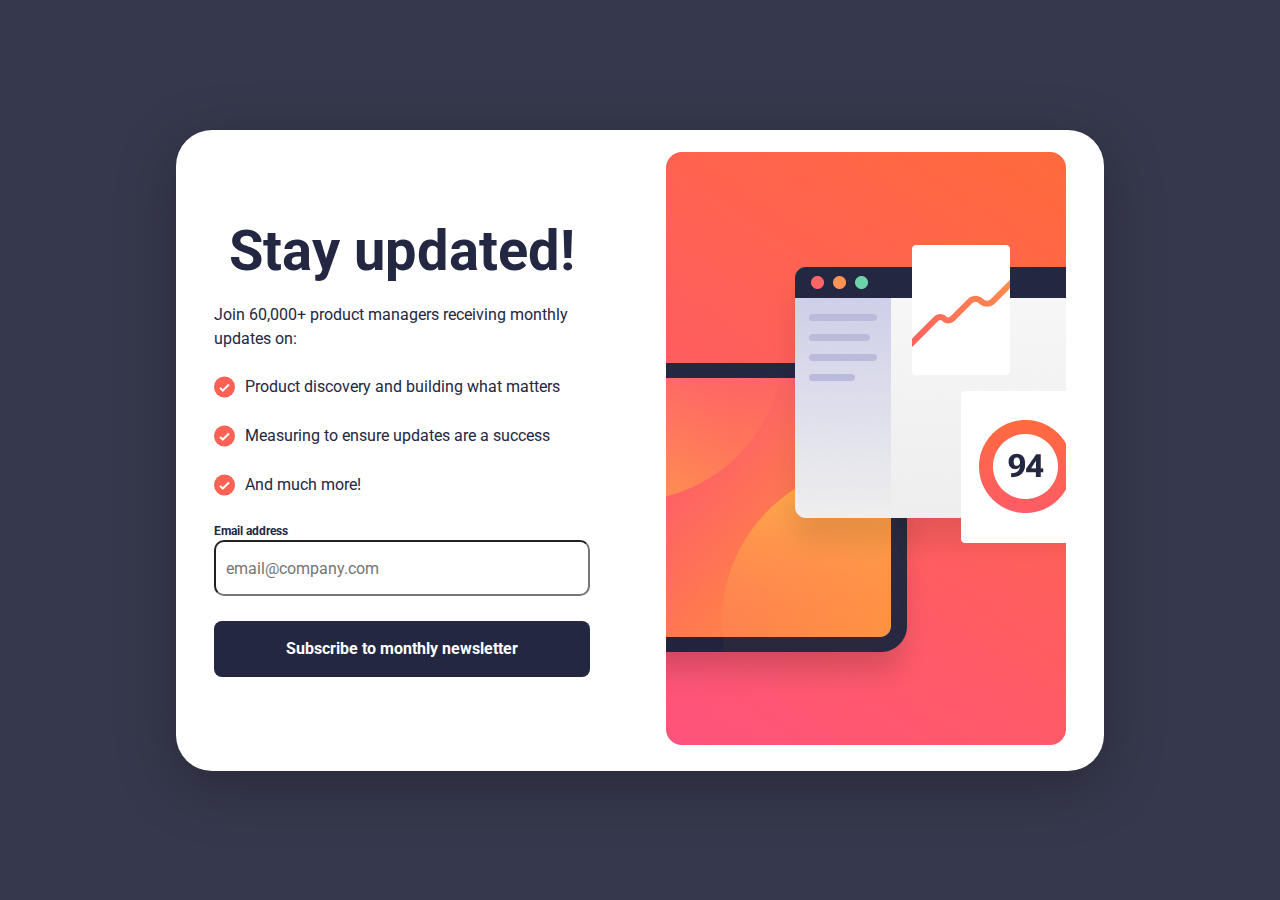
<file: index.html>
<!DOCTYPE html>
<html lang="en">
  <head>
    <meta charset="UTF-8" />
    <meta name="viewport" content="width=device-width, initial-scale=1.0" />
    <link rel="stylesheet" href="./style.css" />
    <link rel="preconnect" href="https://fonts.googleapis.com" />
    <link rel="preconnect" href="https://fonts.gstatic.com" crossorigin />
    <link
      href="https://fonts.googleapis.com/css2?family=Roboto:ital,wght@0,100;0,300;0,400;0,500;0,700;0,900;1,100;1,300;1,400;1,500;1,700;1,900&display=swap"
      rel="stylesheet"
    />
    <title>Document</title>
  </head>
  <body>
    <section>
      <div class="container">
        <div class="box1">
          <h1 class="heading1">Stay updated!</h1>
          <p class="paragraph1">
            Join 60,000+ product managers receiving monthly updates on:
          </p>
          <form>
            <div class="form-box">
              <div class="checkbox1">
                <img src="./images/check.svg" alt="icon" />
                <p class="paragraph2">
                  Product discovery and building what matters
                </p>
              </div>
              <div class="checkbox1">
                <img src="./images/check.svg" alt="icon" />
                <p class="paragraph2">
                  Measuring to ensure updates are a success
                </p>
              </div>
              <div class="checkbox1">
                <img src="./images/check.svg" alt="icon" />
                <p class="paragraph2">And much more!</p>
              </div>
              <div class="emailbox">
                <p class="paragraph3">Email address</p>
                <input
                  class="e-mail"
                  type="email"
                  id="email"
                  placeholder="email@company.com"
                />
                <p class="warning-text"> this input is required</p>
              </div>

              <button class="button1">
                <a class="bttn" href="./second.html"
                  >Subscribe to monthly newsletter</a
                >
              </button>
            </div>
          </form>
        </div>
        <div class="box2">
          <img class="photo1" src="./images/image_1.png" alt="icon" />
          <img class="photo2" src="./images/Mask group.svg" alt="icon" />
        </div>
      </div>
    </section>
    <script src="./script.js"></script>
  </body>
</html>
</file>
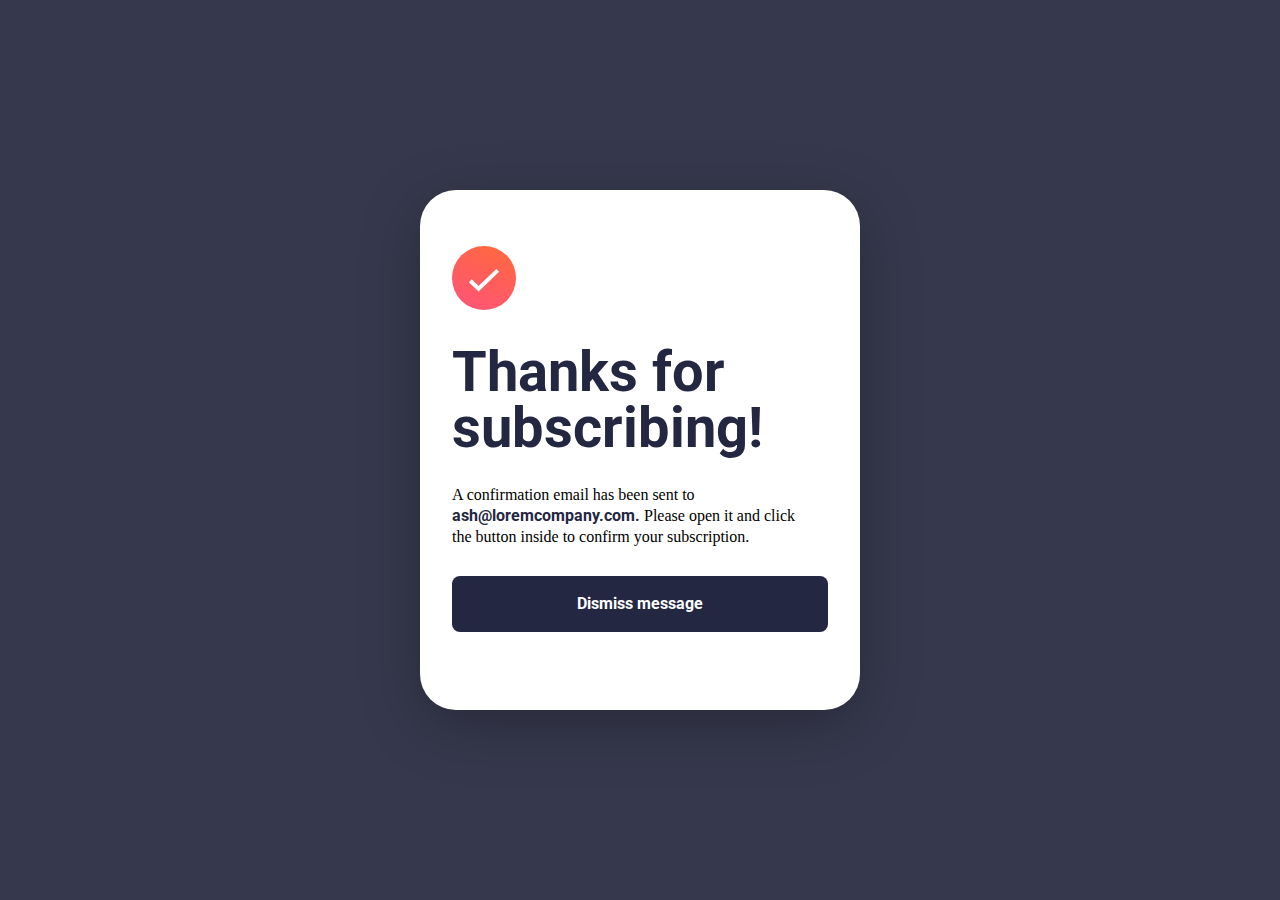
<file: second.html>
<!DOCTYPE html>
<html lang="en">
  <head>
    <meta charset="UTF-8" />
    <meta name="viewport" content="width=device-width, initial-scale=1.0" />
    <link rel="stylesheet" href="./second.css" />
    <link rel="preconnect" href="https://fonts.googleapis.com" />
    <link rel="preconnect" href="https://fonts.gstatic.com" crossorigin />
    <link
      href="https://fonts.googleapis.com/css2?family=Roboto:ital,wght@0,100;0,300;0,400;0,500;0,700;0,900;1,100;1,300;1,400;1,500;1,700;1,900&display=swap"
      rel="stylesheet"
    />
    <title>Document</title>
  </head>
  <body>
    <section>
    <div class="container">
      <div class="box1">
        <div><img src="./images/check (1).svg" alt="icon" /></div>
        <h1 class="heading1">Thanks for subscribing!</h1>
        <p class="paragrap1">
          A confirmation email has been sent to
          <span class="span1"> ash@loremcompany.com.</span> Please open it and
          click <br />
          the button inside to confirm your subscription.
        </p>
        <button class="button-box">
          <a class="button1" href="./index.html"> Dismiss message</a>
        </button>
      </div>
    </div>
</section>
  </body>
</html>
</file>
<file: style.css>
* {
  box-sizing: border-box;
  margin: 0;
}
body {
  display: flex;
  height: 100vh;

  justify-content: center;
  align-items: center;
  background: var(--Pale-Navy, #36384d);
}
section {
  margin-left: auto;
  margin-right: auto;
  max-width: 928px;
  width: 100%;
}
.container {
  display: flex;
  align-items: center;
  justify-content: space-around;
  max-width: 928px;
  height: 641px;
  border-radius: 36px;
  background: #fff;
  box-shadow: 0px 15px 60px 0px rgba(0, 0, 0, 0.25);
}
.box1 {
  width: 376px;
  max-width: 446px;
  display: flex;
  justify-content: center;
  align-items: center;
  flex-direction: column;
  gap: 24px;
}
.heading1 {
  color: var(--Dark-Navy, #242742);
  font-feature-settings: "liga" off, "clig" off;
  font-family: Roboto;
  font-size: 56px;
  font-weight: 700;
  line-height: 100%;
}
.paragraph1 {
  width: 376px;
  color: var(--Dark-Navy, #242742);
  font-family: Roboto;
  font-size: 16px;
  font-weight: 400;
  line-height: 150%;
}
.checkbox1 {
  display: flex;
  gap: 16px;
  gap: 10px;
}
.paragraph2 {
  width: 339px;
  color: var(--Dark-Navy, #242742);
  font-family: Roboto;
  font-size: 16px;
  font-weight: 400;
  line-height: 150%;
}
.emailbox {
  display: flex;
  flex-direction: column;
  position: relative;
}

.paragraph3 {
  color: var(--Dark-Navy, #242742);
  font-family: Roboto;
  font-size: 12px;
  font-weight: 700;
  line-height: 150%;
}
.e-mail {
  width: 376px;
  height: 56px;
  color: var(--Dark-Navy, #242742);
  font-family: Roboto;
  font-size: 16px;
  font-weight: 400;
  line-height: 150%;
  border-radius: 10px;
  padding: 10px;
}
.e-mail:focus {
  background-color: #ff6155;
}
.warning-text {
  display: none;
  color: red;
}
.e-mail:focus + .warning-text {
  display: block;
  position: absolute;
  top: 0;
  right: 0;
}
.button1 {
  width: 376px;
  height: 56px;
  display: flex;
  justify-content: center;
  align-items: center;
  border-radius: 8px;
  background: var(--Dark-Navy, #242742);
  color: var(--White, #fff);
  border: none;
}
.button1:hover {
  border-radius: 8px;
  background: var(
    --Gradient-1,
    linear-gradient(204deg, #ff6a3a 0%, #ff527b 100%)
  );
  box-shadow: 0px 16px 32px 0px rgba(255, 97, 85, 0.5);
  transition: 1s;
}
.bttn {
  color: var(--White, #fff);
  text-decoration: none;
  text-align: center;
  font-family: Roboto;
  font-size: 16px;
  font-weight: 700;
  line-height: 150%;
}
.form-box {
  flex-direction: column;
  display: flex;
  gap: 25px;
}
.box2 {
  max-width: 400px;
  width: 100%;
}
.photo2 {
  display: none;
}

@media (max-width: 950px) {
  .container {
    height: auto;
    flex-direction: column-reverse;
    border-radius: 0;
    padding-bottom: 40px;
    gap: 40px;
  }
  .photo1 {
    display: none;
  }
  .photo2 {
    width: 100%;
    display: block;
  }
}
</file>
<file: second.css>
* {
  box-sizing: border-box;
  margin: 0;
}
body {
  display: flex;
  height: 100vh;
  justify-content: center;
  align-items: center;
  background: var(--Pale-Navy, #36384d);
}
section {
  margin-top: auto;
  margin-bottom: auto;
  margin-left: auto;
  margin-right: auto;
  max-width: 504px;
}
.container {
  max-width: 504px;
  height: 520px;
  border-radius: 36px;
  background: #fff;
  box-shadow: 0px 15px 60px 0px rgba(0, 0, 0, 0.25);
  display: flex;
  justify-content: center;
  align-items: center;
  padding: 32px;
}
.box1 {
  max-width: 376px;
  height: 408px;
  display: flex;
  flex-direction: column;
  gap: 30px;
}
.heading1 {
  max-width: 376px;
  color: var(--Dark-Navy, #242742);
  font-family: Roboto;
  font-size: 56px;
  font-weight: 700;
  line-height: 100%;
}
.paragraph1 {
  color: var(--Dark-Navy, #242742);
  font-family: Roboto;
  font-size: 16px;
  font-weight: 400;
  line-height: 150%;
}
.span1 {
  color: var(--Dark-Navy, #242742);
  font-family: Roboto;
  font-size: 16px;
  font-weight: 700;
  line-height: 150%;
}
.button-box {
  display: flex;
  justify-content: center;
  align-items: center;
  max-width: 376px;
  height: 56px;
  border-radius: 8px;
  background: var(--Dark-Navy, #242742);
  border: none;
}
.button-box:hover {
  border-radius: 8px;
  background: var(
    --Gradient-1,
    linear-gradient(204deg, #ff6a3a 0%, #ff527b 100%)
  );
  box-shadow: 0px 16px 32px 0px rgba(255, 97, 85, 0.5);
  transition: 1s;
}
.button1 {
  color: var(--White, #fff);
  text-align: center;
  font-family: Roboto;
  font-size: 16px;
  font-weight: 700;
  line-height: 150%;
  text-decoration: none;
}
</file>
